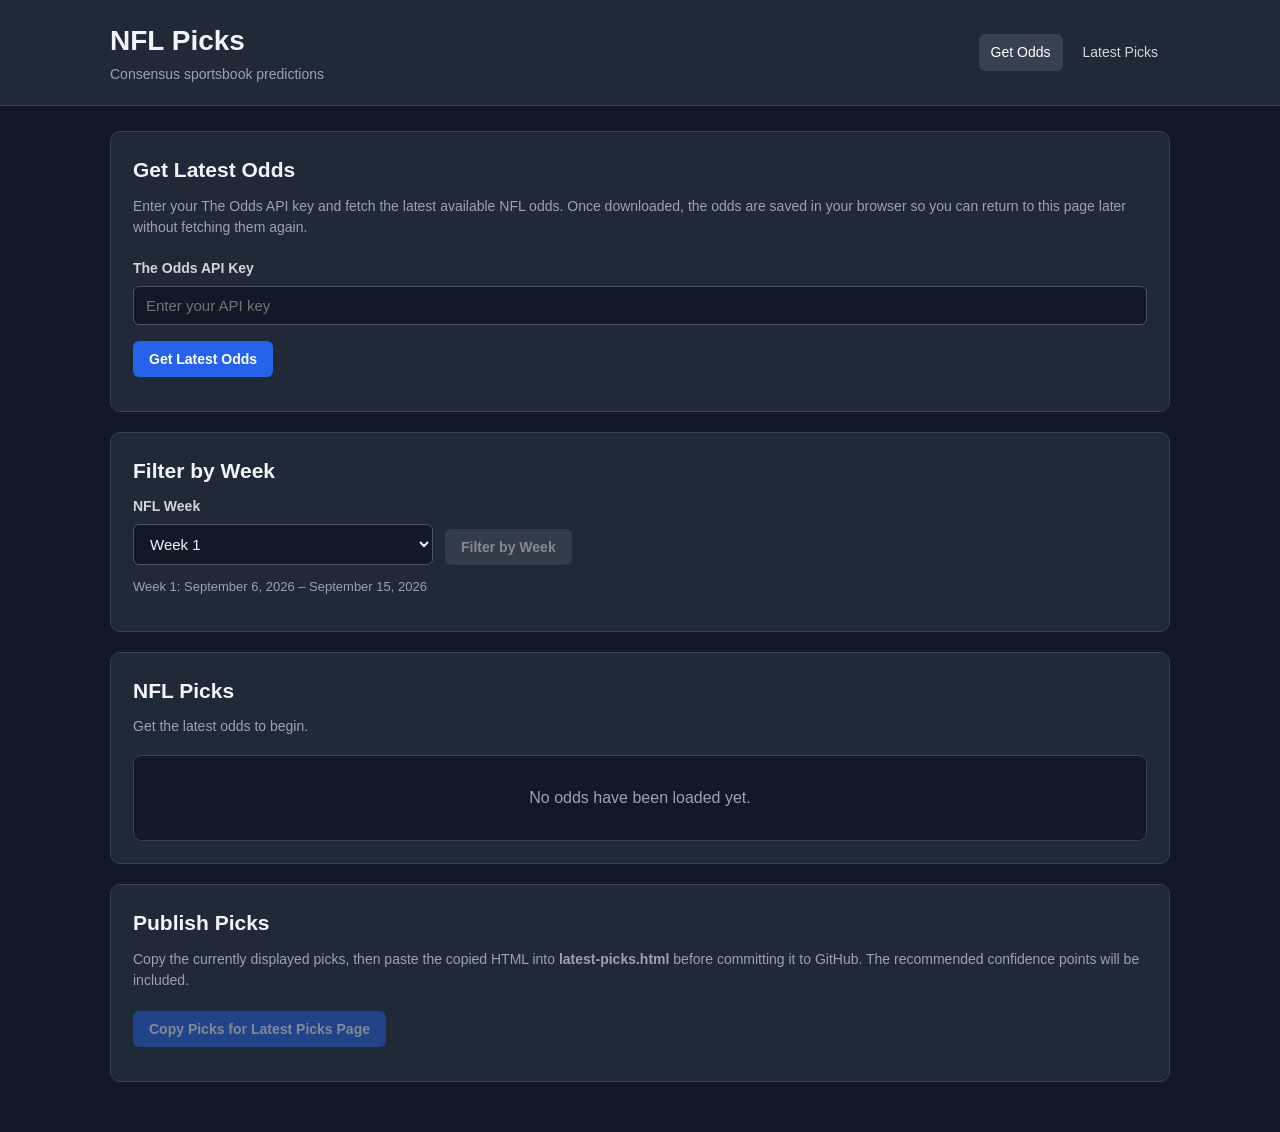
<file: index.html>
<!DOCTYPE html>
<html lang="en">
<head>
    <meta charset="UTF-8">
    <meta name="viewport" content="width=device-width, initial-scale=1.0">
    <title>NFL Picks</title>
    <link rel="stylesheet" href="style.css">
</head>
<body>

<header class="site-header">
    <div class="header-inner">
        <div>
            <h1>NFL Picks</h1>
            <p class="subtitle">Consensus sportsbook predictions</p>
        </div>

        <nav>
            <a href="index.html" class="active">Get Odds</a>
            <a href="latest-picks.html">Latest Picks</a>
        </nav>
    </div>
</header>

<main class="container">

    <section class="panel">
        <h2>Get Latest Odds</h2>

        <p class="description">
            Enter your The Odds API key and fetch the latest available NFL odds.
            Once downloaded, the odds are saved in your browser so you can
            return to this page later without fetching them again.
        </p>

        <div class="form-group">
            <label for="apiKey">The Odds API Key</label>
            <input
                type="password"
                id="apiKey"
                placeholder="Enter your API key"
                autocomplete="off"
            >
        </div>

        <button id="getOddsButton" class="primary-button">
            Get Latest Odds
        </button>

        <div id="quota" class="quota"></div>

        <div id="storedOddsStatus" class="stored-odds-status"></div>
    </section>


    <section class="panel">
        <h2>Filter by Week</h2>

        <div class="week-controls">

            <div class="form-group">
                <label for="weekSelect">NFL Week</label>

                <select id="weekSelect">
                    <option value="1">Week 1</option>
                    <option value="2">Week 2</option>
                    <option value="3">Week 3</option>
                    <option value="4">Week 4</option>
                    <option value="5">Week 5</option>
                    <option value="6">Week 6</option>
                    <option value="7">Week 7</option>
                    <option value="8">Week 8</option>
                    <option value="9">Week 9</option>
                    <option value="10">Week 10</option>
                    <option value="11">Week 11</option>
                    <option value="12">Week 12</option>
                    <option value="13">Week 13</option>
                    <option value="14">Week 14</option>
                    <option value="15">Week 15</option>
                    <option value="16">Week 16</option>
                    <option value="17">Week 17</option>
                    <option value="18">Week 18</option>
                    <option value="wildcard">WildCard</option>
                    <option value="divisional">Div Rd</option>
                    <option value="conference">Conf Champ</option>
                    <option value="pro-bowl">Pro Bowl</option>
                    <option value="super-bowl">Super Bowl</option>
                </select>
            </div>

            <button id="filterWeekButton" class="secondary-button" disabled>
                Filter by Week
            </button>

        </div>

        <div id="weekDates" class="week-dates"></div>

        <div id="status" class="status"></div>
    </section>


    <section class="panel results-panel">

        <div class="results-header">
            <div>
                <h2 id="resultsTitle">NFL Picks</h2>
                <p id="resultsSubtitle">
                    Get the latest odds to begin.
                </p>
            </div>
        </div>

        <div id="results">
            <div class="empty-state">
                No odds have been loaded yet.
            </div>
        </div>

    </section>


    <section class="panel copy-section">

        <h2>Publish Picks</h2>

        <p class="description">
            Copy the currently displayed picks, then paste the copied HTML into
            <strong>latest-picks.html</strong> before committing it to GitHub.
            The recommended confidence points will be included.
        </p>

        <button id="copyPicksButton" class="primary-button" disabled>
            Copy Picks for Latest Picks Page
        </button>

        <div id="copyStatus" class="copy-status"></div>

    </section>

</main>

<script src="script.js"></script>

</body>
</html>
</file>
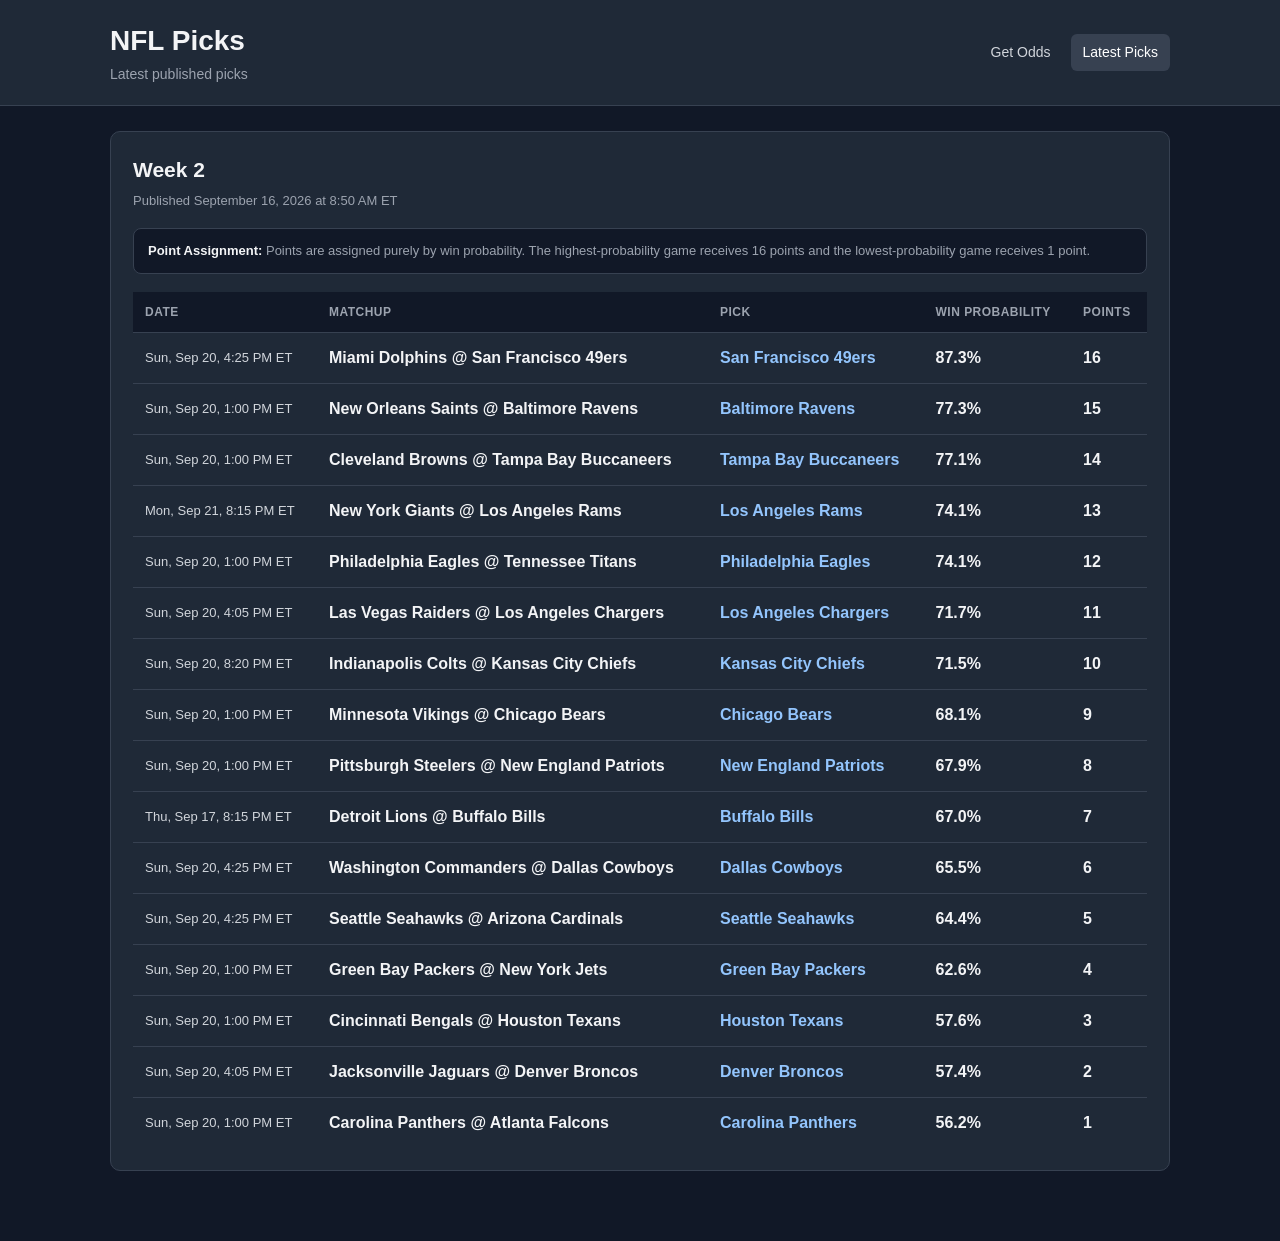
<file: latest-picks.html>
<!DOCTYPE html>
<html lang="en">
<head>
    <meta charset="UTF-8">
    <meta name="viewport" content="width=device-width, initial-scale=1.0">
    <title>Latest NFL Picks</title>
    <link rel="stylesheet" href="style.css">
</head>
<body>

<header class="site-header">
    <div class="header-inner">
        <div>
            <h1>NFL Picks</h1>
            <p class="subtitle">Latest published picks</p>
        </div>

        <nav>
            <a href="index.html">Get Odds</a>
            <a href="latest-picks.html" class="active">Latest Picks</a>
        </nav>
    </div>
</header>

<main class="container">

    <section class="panel">

<!--BEGIN COPY IN HERE-->


<div class="published-picks">

    <h2>Week 2</h2>

    <p class="published-date">
        Published September 16, 2026 at 8:50 AM ET
    </p>

    <div class="recommendation-note">
        <strong>Point Assignment:</strong>
        Points are assigned purely by win probability.
        The highest-probability game receives 16 points and the
        lowest-probability game receives 1 point.
    </div>

    <div class="table-wrap">
        <table class="picks-table">

            <thead>
                <tr>
                    <th>Date</th>
                    <th>Matchup</th>
                    <th>Pick</th>
                    <th>Win Probability</th>
                    <th>Points</th>
                </tr>
            </thead>

            <tbody>
                
            <tr>
                <td class="date-cell">
                    Sun, Sep 20, 4:25 PM ET
                </td>

                <td class="matchup">
                    Miami Dolphins
                    @
                    San Francisco 49ers
                </td>

                <td class="pick">
                    San Francisco 49ers
                </td>

                <td class="probability">
                    87.3%
                </td>

                <td class="points">
                    16
                </td>
            </tr>
        
            <tr>
                <td class="date-cell">
                    Sun, Sep 20, 1:00 PM ET
                </td>

                <td class="matchup">
                    New Orleans Saints
                    @
                    Baltimore Ravens
                </td>

                <td class="pick">
                    Baltimore Ravens
                </td>

                <td class="probability">
                    77.3%
                </td>

                <td class="points">
                    15
                </td>
            </tr>
        
            <tr>
                <td class="date-cell">
                    Sun, Sep 20, 1:00 PM ET
                </td>

                <td class="matchup">
                    Cleveland Browns
                    @
                    Tampa Bay Buccaneers
                </td>

                <td class="pick">
                    Tampa Bay Buccaneers
                </td>

                <td class="probability">
                    77.1%
                </td>

                <td class="points">
                    14
                </td>
            </tr>
        
            <tr>
                <td class="date-cell">
                    Mon, Sep 21, 8:15 PM ET
                </td>

                <td class="matchup">
                    New York Giants
                    @
                    Los Angeles Rams
                </td>

                <td class="pick">
                    Los Angeles Rams
                </td>

                <td class="probability">
                    74.1%
                </td>

                <td class="points">
                    13
                </td>
            </tr>
        
            <tr>
                <td class="date-cell">
                    Sun, Sep 20, 1:00 PM ET
                </td>

                <td class="matchup">
                    Philadelphia Eagles
                    @
                    Tennessee Titans
                </td>

                <td class="pick">
                    Philadelphia Eagles
                </td>

                <td class="probability">
                    74.1%
                </td>

                <td class="points">
                    12
                </td>
            </tr>
        
            <tr>
                <td class="date-cell">
                    Sun, Sep 20, 4:05 PM ET
                </td>

                <td class="matchup">
                    Las Vegas Raiders
                    @
                    Los Angeles Chargers
                </td>

                <td class="pick">
                    Los Angeles Chargers
                </td>

                <td class="probability">
                    71.7%
                </td>

                <td class="points">
                    11
                </td>
            </tr>
        
            <tr>
                <td class="date-cell">
                    Sun, Sep 20, 8:20 PM ET
                </td>

                <td class="matchup">
                    Indianapolis Colts
                    @
                    Kansas City Chiefs
                </td>

                <td class="pick">
                    Kansas City Chiefs
                </td>

                <td class="probability">
                    71.5%
                </td>

                <td class="points">
                    10
                </td>
            </tr>
        
            <tr>
                <td class="date-cell">
                    Sun, Sep 20, 1:00 PM ET
                </td>

                <td class="matchup">
                    Minnesota Vikings
                    @
                    Chicago Bears
                </td>

                <td class="pick">
                    Chicago Bears
                </td>

                <td class="probability">
                    68.1%
                </td>

                <td class="points">
                    9
                </td>
            </tr>
        
            <tr>
                <td class="date-cell">
                    Sun, Sep 20, 1:00 PM ET
                </td>

                <td class="matchup">
                    Pittsburgh Steelers
                    @
                    New England Patriots
                </td>

                <td class="pick">
                    New England Patriots
                </td>

                <td class="probability">
                    67.9%
                </td>

                <td class="points">
                    8
                </td>
            </tr>
        
            <tr>
                <td class="date-cell">
                    Thu, Sep 17, 8:15 PM ET
                </td>

                <td class="matchup">
                    Detroit Lions
                    @
                    Buffalo Bills
                </td>

                <td class="pick">
                    Buffalo Bills
                </td>

                <td class="probability">
                    67.0%
                </td>

                <td class="points">
                    7
                </td>
            </tr>
        
            <tr>
                <td class="date-cell">
                    Sun, Sep 20, 4:25 PM ET
                </td>

                <td class="matchup">
                    Washington Commanders
                    @
                    Dallas Cowboys
                </td>

                <td class="pick">
                    Dallas Cowboys
                </td>

                <td class="probability">
                    65.5%
                </td>

                <td class="points">
                    6
                </td>
            </tr>
        
            <tr>
                <td class="date-cell">
                    Sun, Sep 20, 4:25 PM ET
                </td>

                <td class="matchup">
                    Seattle Seahawks
                    @
                    Arizona Cardinals
                </td>

                <td class="pick">
                    Seattle Seahawks
                </td>

                <td class="probability">
                    64.4%
                </td>

                <td class="points">
                    5
                </td>
            </tr>
        
            <tr>
                <td class="date-cell">
                    Sun, Sep 20, 1:00 PM ET
                </td>

                <td class="matchup">
                    Green Bay Packers
                    @
                    New York Jets
                </td>

                <td class="pick">
                    Green Bay Packers
                </td>

                <td class="probability">
                    62.6%
                </td>

                <td class="points">
                    4
                </td>
            </tr>
        
            <tr>
                <td class="date-cell">
                    Sun, Sep 20, 1:00 PM ET
                </td>

                <td class="matchup">
                    Cincinnati Bengals
                    @
                    Houston Texans
                </td>

                <td class="pick">
                    Houston Texans
                </td>

                <td class="probability">
                    57.6%
                </td>

                <td class="points">
                    3
                </td>
            </tr>
        
            <tr>
                <td class="date-cell">
                    Sun, Sep 20, 4:05 PM ET
                </td>

                <td class="matchup">
                    Jacksonville Jaguars
                    @
                    Denver Broncos
                </td>

                <td class="pick">
                    Denver Broncos
                </td>

                <td class="probability">
                    57.4%
                </td>

                <td class="points">
                    2
                </td>
            </tr>
        
            <tr>
                <td class="date-cell">
                    Sun, Sep 20, 1:00 PM ET
                </td>

                <td class="matchup">
                    Carolina Panthers
                    @
                    Atlanta Falcons
                </td>

                <td class="pick">
                    Carolina Panthers
                </td>

                <td class="probability">
                    56.2%
                </td>

                <td class="points">
                    1
                </td>
            </tr>
        
            </tbody>

        </table>
    </div>

</div>


<!--END COPY HERE-->

    </section>

</main>

</body>
</html>
</file>
<file: style.css>
* {
    box-sizing: border-box;
}

body {
    margin: 0;
    font-family: Arial, Helvetica, sans-serif;
    background: #111827;
    color: #f3f4f6;
    line-height: 1.5;
}

.site-header {
    background: #1f2937;
    border-bottom: 1px solid #374151;
}

.header-inner {
    max-width: 1100px;
    margin: 0 auto;
    padding: 20px;
    display: flex;
    justify-content: space-between;
    align-items: center;
    gap: 20px;
}

h1,
h2,
p {
    margin-top: 0;
}

h1 {
    margin-bottom: 2px;
    font-size: 28px;
}

h2 {
    margin-bottom: 10px;
    font-size: 21px;
}

.subtitle {
    margin-bottom: 0;
    color: #9ca3af;
    font-size: 14px;
}

nav {
    display: flex;
    gap: 8px;
}

nav a {
    color: #d1d5db;
    text-decoration: none;
    padding: 8px 12px;
    border-radius: 6px;
    font-size: 14px;
}

nav a:hover {
    background: #374151;
    color: #fff;
}

nav a.active {
    background: #374151;
    color: #fff;
}

.container {
    max-width: 1100px;
    margin: 0 auto;
    padding: 25px 20px 50px;
}

.panel {
    background: #1f2937;
    border: 1px solid #374151;
    border-radius: 10px;
    padding: 22px;
    margin-bottom: 20px;
}

.description {
    color: #9ca3af;
    font-size: 14px;
    margin-bottom: 20px;
}

.form-group {
    display: flex;
    flex-direction: column;
    gap: 7px;
}

label {
    font-size: 14px;
    font-weight: 600;
    color: #d1d5db;
}

input,
select {
    width: 100%;
    padding: 10px 12px;
    background: #111827;
    color: #f3f4f6;
    border: 1px solid #4b5563;
    border-radius: 6px;
    font-size: 15px;
}

input:focus,
select:focus {
    outline: none;
    border-color: #6b7280;
}

#getOddsButton {
    margin-top: 16px;
}

button {
    border: 0;
    border-radius: 6px;
    padding: 10px 16px;
    font-size: 14px;
    font-weight: 600;
    cursor: pointer;
    transition: opacity 0.15s ease;
}

button:hover:not(:disabled) {
    opacity: 0.88;
}

button:disabled {
    opacity: 0.45;
    cursor: not-allowed;
}

.primary-button {
    background: #2563eb;
    color: white;
}

.secondary-button {
    background: #4b5563;
    color: white;
}

.week-controls {
    display: flex;
    align-items: end;
    gap: 12px;
}

.week-controls .form-group {
    flex: 1;
    max-width: 300px;
}

.week-dates {
    margin-top: 12px;
    color: #9ca3af;
    font-size: 13px;
}

.status {
    margin-top: 12px;
    font-size: 14px;
}

.status.success {
    color: #86efac;
}

.status.error {
    color: #fca5a5;
}

.status.info {
    color: #93c5fd;
}

.quota {
    margin-top: 12px;
    color: #9ca3af;
    font-size: 13px;
}

.stored-odds-status {
    margin-top: 7px;
    color: #9ca3af;
    font-size: 13px;
}

.results-panel {
    overflow: hidden;
}

.results-header {
    display: flex;
    justify-content: space-between;
    align-items: center;
}

#resultsSubtitle {
    color: #9ca3af;
    font-size: 14px;
    margin-bottom: 18px;
}

.empty-state {
    background: #111827;
    border: 1px solid #374151;
    border-radius: 8px;
    padding: 30px;
    text-align: center;
    color: #9ca3af;
}

.recommendation-note {
    background: #111827;
    border: 1px solid #374151;
    border-radius: 8px;
    padding: 12px 14px;
    margin-bottom: 18px;
    color: #9ca3af;
    font-size: 13px;
}

.recommendation-note strong {
    color: #f3f4f6;
}

.table-wrap {
    width: 100%;
    overflow-x: auto;
}

.picks-table {
    width: 100%;
    border-collapse: collapse;
    min-width: 760px;
}

.picks-table th {
    background: #111827;
    color: #9ca3af;
    text-align: left;
    font-size: 12px;
    text-transform: uppercase;
    letter-spacing: 0.04em;
    padding: 11px 12px;
    border-bottom: 1px solid #374151;
}

.picks-table td {
    padding: 13px 12px;
    border-bottom: 1px solid #374151;
    vertical-align: middle;
}

.picks-table tr:last-child td {
    border-bottom: 0;
}

.date-cell {
    white-space: nowrap;
    color: #d1d5db;
    font-size: 13px;
}

.matchup {
    font-weight: 600;
}

.pick {
    font-weight: 700;
    color: #93c5fd;
}

.probability {
    font-weight: 700;
    white-space: nowrap;
}

.points {
    font-weight: 700;
    white-space: nowrap;
}

.bookmaker-count {
    color: #9ca3af;
    font-size: 13px;
}

.no-games {
    background: #111827;
    border: 1px solid #374151;
    border-radius: 8px;
    padding: 25px;
    text-align: center;
}

.no-games strong {
    display: block;
    margin-bottom: 6px;
    color: #f3f4f6;
}

.no-games p {
    margin-bottom: 0;
    color: #9ca3af;
    font-size: 14px;
}

.copy-section {
    margin-bottom: 0;
}

.copy-status {
    margin-top: 12px;
    font-size: 14px;
    color: #86efac;
}

.published-picks {
    margin: 0;
}

.published-picks h2 {
    margin-bottom: 5px;
}

.published-picks .published-date {
    color: #9ca3af;
    font-size: 13px;
    margin-bottom: 18px;
}

@media (max-width: 650px) {

    .header-inner {
        flex-direction: column;
        align-items: flex-start;
    }

    nav {
        width: 100%;
    }

    nav a {
        flex: 1;
        text-align: center;
    }

    .week-controls {
        flex-direction: column;
        align-items: stretch;
    }

    .week-controls .form-group {
        max-width: none;
    }

    .container {
        padding: 15px;
    }

    .panel {
        padding: 17px;
    }
}
</file>
